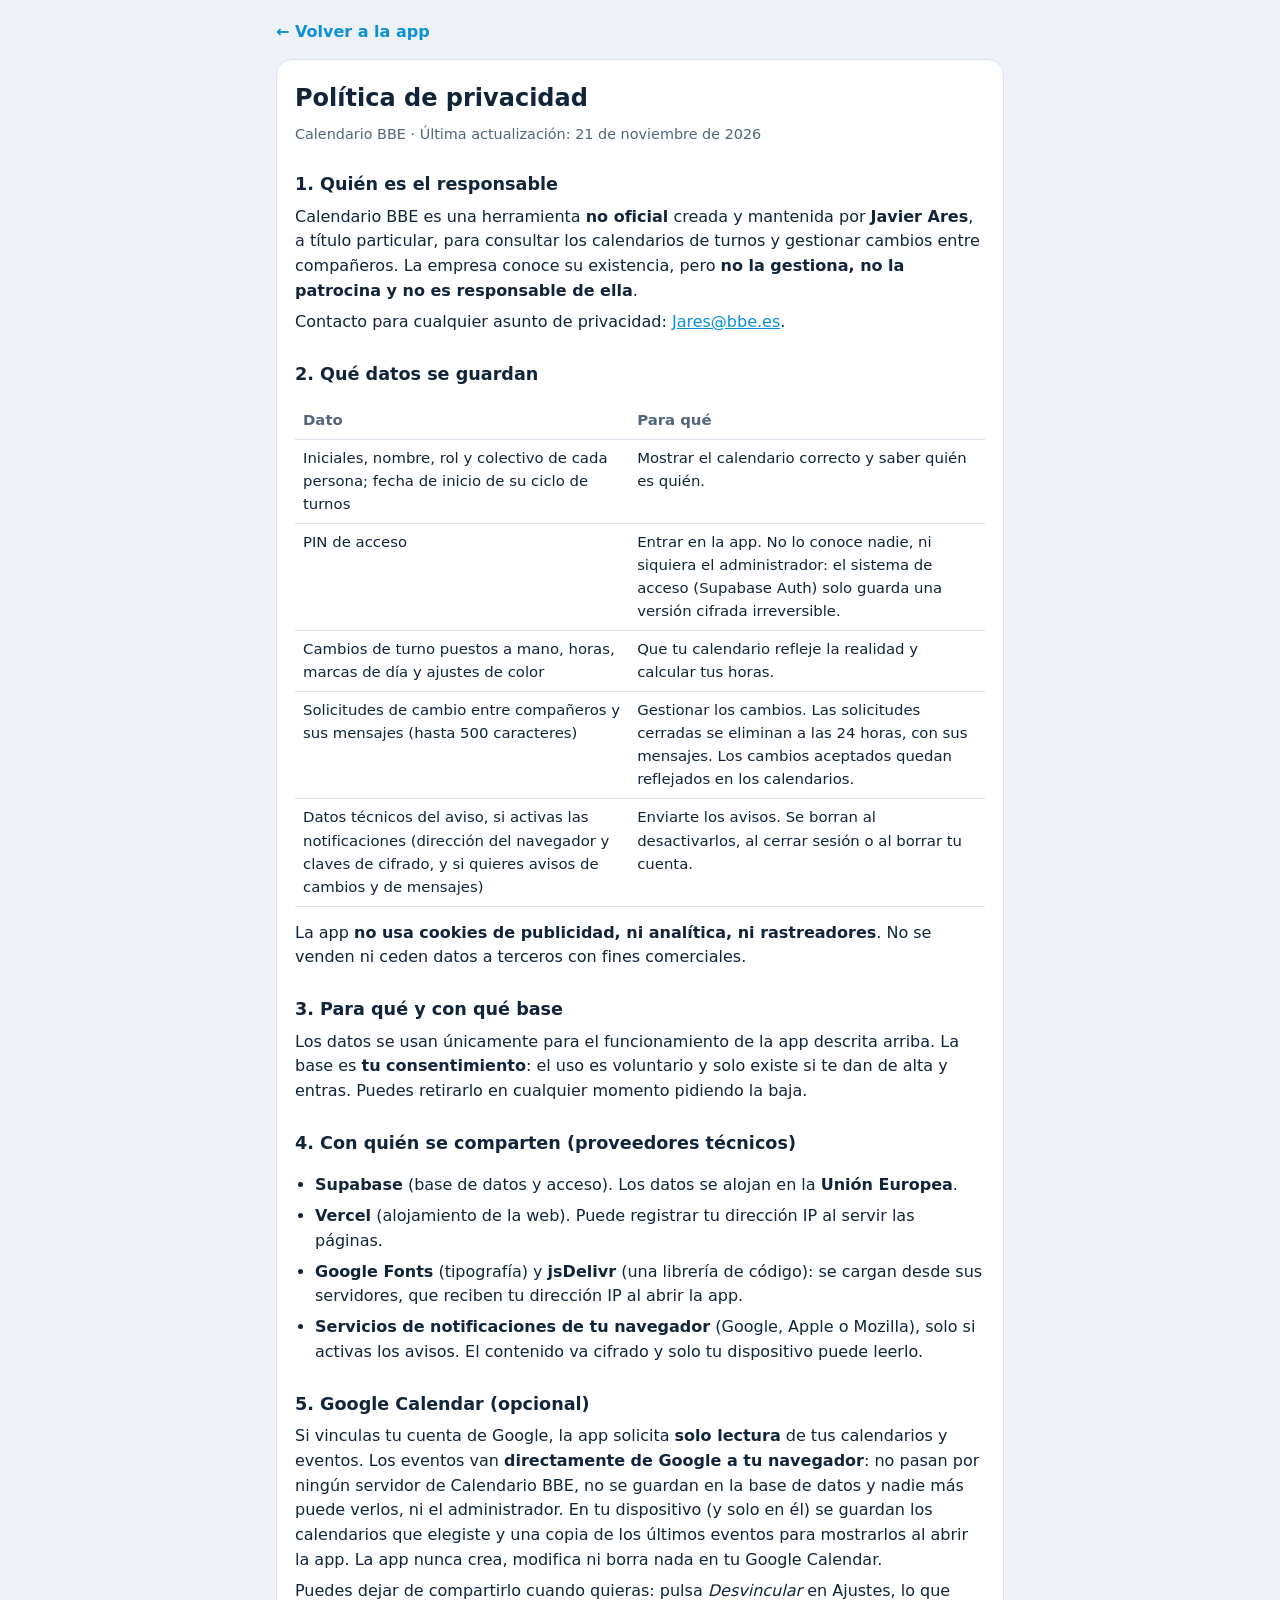
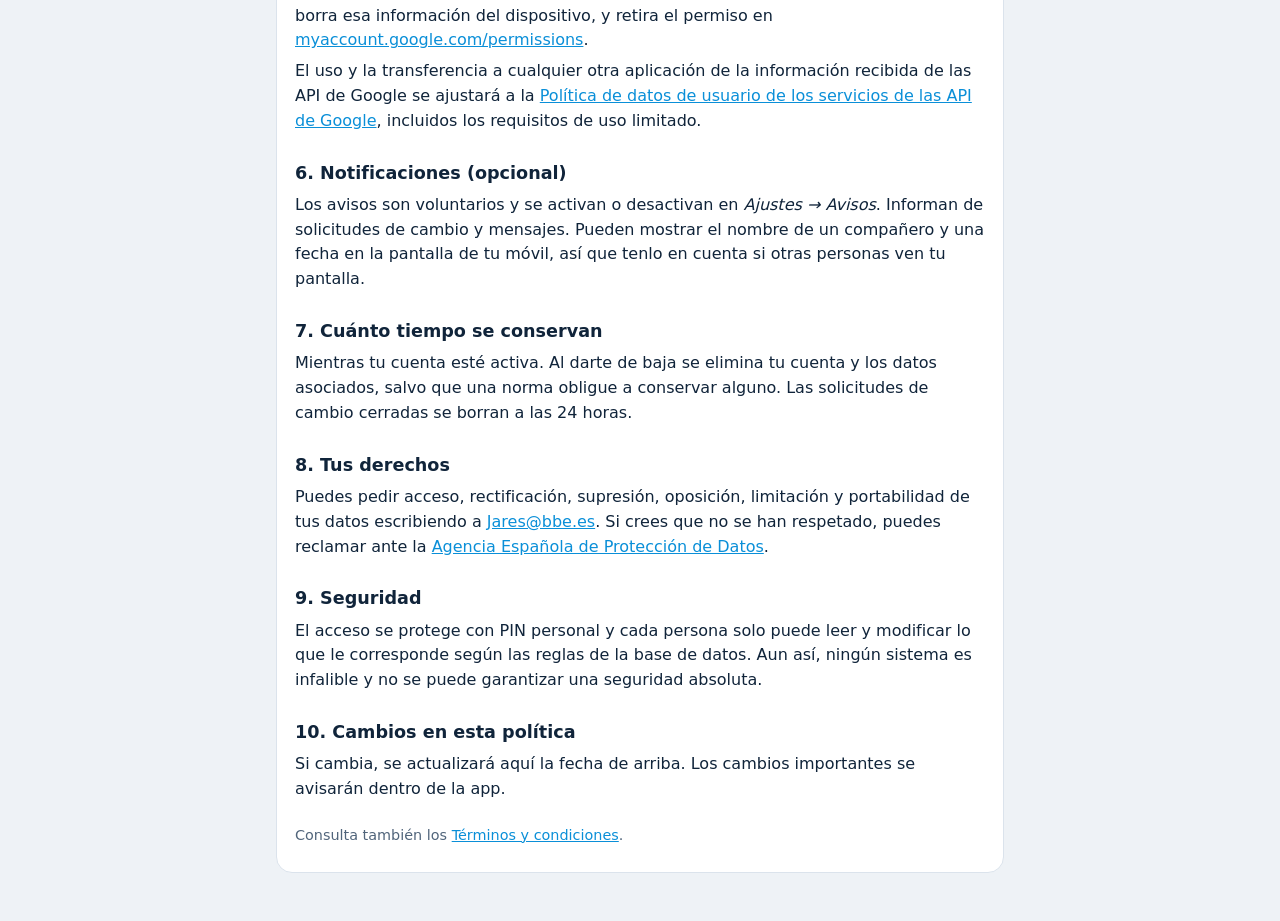
<file: privacidad.html>
<!DOCTYPE html>
<html lang="es">
<head>
    <meta charset="UTF-8">
    <meta name="viewport" content="width=device-width, initial-scale=1">
    <meta name="theme-color" content="#eef2f6" media="(prefers-color-scheme: light)">
    <meta name="theme-color" content="#0b1420" media="(prefers-color-scheme: dark)">
    <title>Política de privacidad · Calendario BBE</title>
    <link rel="icon" href="img/favicon.ico">
    <style>
        :root { --fondo:#eef2f6; --superficie:#ffffff; --tinta:#10243a; --suave:#51657b; --linea:#dbe3ec; --acento:#0a8fd8; color-scheme: light dark; }
        @media (prefers-color-scheme: dark) { :root { --fondo:#0b1420; --superficie:#142030; --tinta:#e8eef5; --suave:#9fb2c6; --linea:#26394f; --acento:#4cb6f0; } }
        * { box-sizing: border-box; }
        body { margin: 0; background: var(--fondo); color: var(--tinta); font: 16px/1.55 system-ui, -apple-system, "Segoe UI", Roboto, sans-serif; padding: env(safe-area-inset-top, 0) env(safe-area-inset-right, 0) env(safe-area-inset-bottom, 0) env(safe-area-inset-left, 0); }
        main { max-width: 760px; margin: 0 auto; padding: 20px 16px 48px; }
        .tarjeta { background: var(--superficie); border: 1px solid var(--linea); border-radius: 16px; padding: 20px 18px; }
        h1 { font-size: 1.5rem; margin: 0 0 4px; }
        h2 { font-size: 1.1rem; margin: 26px 0 6px; }
        p, li { margin: 6px 0; }
        ul { padding-left: 20px; }
        a { color: var(--acento); }
        .suave { color: var(--suave); font-size: 0.9rem; }
        .volver { display: inline-block; margin-bottom: 14px; text-decoration: none; font-weight: 600; }
        table { width: 100%; border-collapse: collapse; font-size: 0.93rem; margin: 8px 0; }
        th, td { text-align: left; vertical-align: top; padding: 7px 8px; border-bottom: 1px solid var(--linea); }
        th { color: var(--suave); font-weight: 600; }
        .tabla { overflow-x: auto; }
    </style>
</head>
<body>
<main>
    <a class="volver" href="./">← Volver a la app</a>
    <div class="tarjeta">
        <h1>Política de privacidad</h1>
        <p class="suave">Calendario BBE · Última actualización: 21 de noviembre de 2026</p>

        <h2>1. Quién es el responsable</h2>
        <p>Calendario BBE es una herramienta <strong>no oficial</strong> creada y mantenida por <strong>Javier Ares</strong>, a título particular, para consultar los calendarios de turnos y gestionar cambios entre compañeros. La empresa conoce su existencia, pero <strong>no la gestiona, no la patrocina y no es responsable de ella</strong>.</p>
        <p>Contacto para cualquier asunto de privacidad: <a href="mailto:Jares@bbe.es">Jares@bbe.es</a>.</p>

        <h2>2. Qué datos se guardan</h2>
        <div class="tabla">
        <table>
            <tr><th>Dato</th><th>Para qué</th></tr>
            <tr><td>Iniciales, nombre, rol y colectivo de cada persona; fecha de inicio de su ciclo de turnos</td><td>Mostrar el calendario correcto y saber quién es quién.</td></tr>
            <tr><td>PIN de acceso</td><td>Entrar en la app. No lo conoce nadie, ni siquiera el administrador: el sistema de acceso (Supabase Auth) solo guarda una versión cifrada irreversible.</td></tr>
            <tr><td>Cambios de turno puestos a mano, horas, marcas de día y ajustes de color</td><td>Que tu calendario refleje la realidad y calcular tus horas.</td></tr>
            <tr><td>Solicitudes de cambio entre compañeros y sus mensajes (hasta 500 caracteres)</td><td>Gestionar los cambios. Las solicitudes cerradas se eliminan a las 24 horas, con sus mensajes. Los cambios aceptados quedan reflejados en los calendarios.</td></tr>
            <tr><td>Datos técnicos del aviso, si activas las notificaciones (dirección del navegador y claves de cifrado, y si quieres avisos de cambios y de mensajes)</td><td>Enviarte los avisos. Se borran al desactivarlos, al cerrar sesión o al borrar tu cuenta.</td></tr>
        </table>
        </div>
        <p>La app <strong>no usa cookies de publicidad, ni analítica, ni rastreadores</strong>. No se venden ni ceden datos a terceros con fines comerciales.</p>

        <h2>3. Para qué y con qué base</h2>
        <p>Los datos se usan únicamente para el funcionamiento de la app descrita arriba. La base es <strong>tu consentimiento</strong>: el uso es voluntario y solo existe si te dan de alta y entras. Puedes retirarlo en cualquier momento pidiendo la baja.</p>

        <h2>4. Con quién se comparten (proveedores técnicos)</h2>
        <ul>
            <li><strong>Supabase</strong> (base de datos y acceso). Los datos se alojan en la <strong>Unión Europea</strong>.</li>
            <li><strong>Vercel</strong> (alojamiento de la web). Puede registrar tu dirección IP al servir las páginas.</li>
            <li><strong>Google Fonts</strong> (tipografía) y <strong>jsDelivr</strong> (una librería de código): se cargan desde sus servidores, que reciben tu dirección IP al abrir la app.</li>
            <li><strong>Servicios de notificaciones de tu navegador</strong> (Google, Apple o Mozilla), solo si activas los avisos. El contenido va cifrado y solo tu dispositivo puede leerlo.</li>
        </ul>

        <h2>5. Google Calendar (opcional)</h2>
        <p>Si vinculas tu cuenta de Google, la app solicita <strong>solo lectura</strong> de tus calendarios y eventos. Los eventos van <strong>directamente de Google a tu navegador</strong>: no pasan por ningún servidor de Calendario BBE, no se guardan en la base de datos y nadie más puede verlos, ni el administrador. En tu dispositivo (y solo en él) se guardan los calendarios que elegiste y una copia de los últimos eventos para mostrarlos al abrir la app. La app nunca crea, modifica ni borra nada en tu Google Calendar.</p>
        <p>Puedes dejar de compartirlo cuando quieras: pulsa <em>Desvincular</em> en Ajustes, lo que borra esa información del dispositivo, y retira el permiso en <a href="https://myaccount.google.com/permissions" rel="noopener">myaccount.google.com/permissions</a>.</p>
        <p>El uso y la transferencia a cualquier otra aplicación de la información recibida de las API de Google se ajustará a la <a href="https://developers.google.com/terms/api-services-user-data-policy" rel="noopener">Política de datos de usuario de los servicios de las API de Google</a>, incluidos los requisitos de uso limitado.</p>

        <h2>6. Notificaciones (opcional)</h2>
        <p>Los avisos son voluntarios y se activan o desactivan en <em>Ajustes → Avisos</em>. Informan de solicitudes de cambio y mensajes. Pueden mostrar el nombre de un compañero y una fecha en la pantalla de tu móvil, así que tenlo en cuenta si otras personas ven tu pantalla.</p>

        <h2>7. Cuánto tiempo se conservan</h2>
        <p>Mientras tu cuenta esté activa. Al darte de baja se elimina tu cuenta y los datos asociados, salvo que una norma obligue a conservar alguno. Las solicitudes de cambio cerradas se borran a las 24 horas.</p>

        <h2>8. Tus derechos</h2>
        <p>Puedes pedir acceso, rectificación, supresión, oposición, limitación y portabilidad de tus datos escribiendo a <a href="mailto:Jares@bbe.es">Jares@bbe.es</a>. Si crees que no se han respetado, puedes reclamar ante la <a href="https://www.aepd.es" rel="noopener">Agencia Española de Protección de Datos</a>.</p>

        <h2>9. Seguridad</h2>
        <p>El acceso se protege con PIN personal y cada persona solo puede leer y modificar lo que le corresponde según las reglas de la base de datos. Aun así, ningún sistema es infalible y no se puede garantizar una seguridad absoluta.</p>

        <h2>10. Cambios en esta política</h2>
        <p>Si cambia, se actualizará aquí la fecha de arriba. Los cambios importantes se avisarán dentro de la app.</p>

        <p class="suave" style="margin-top:22px">Consulta también los <a href="terminos.html">Términos y condiciones</a>.</p>
    </div>
</main>
</body>
</html>
</file>
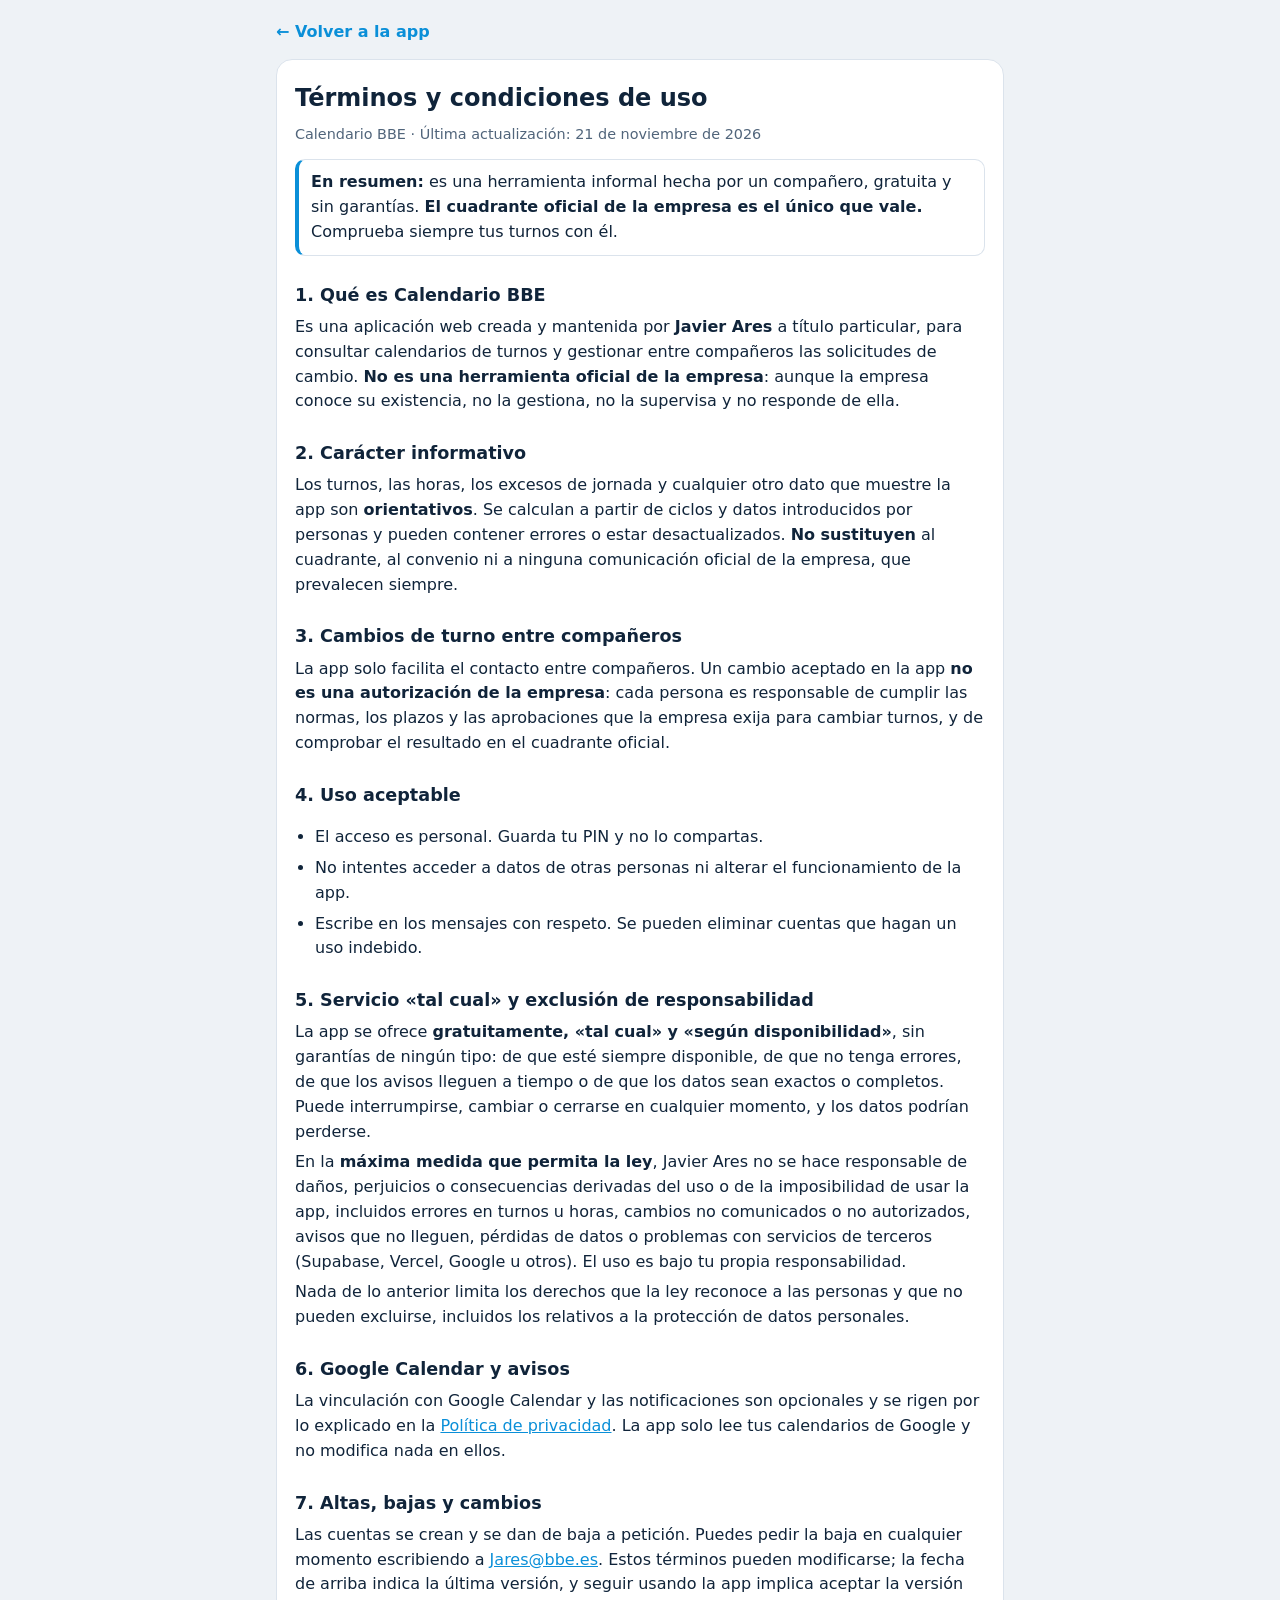
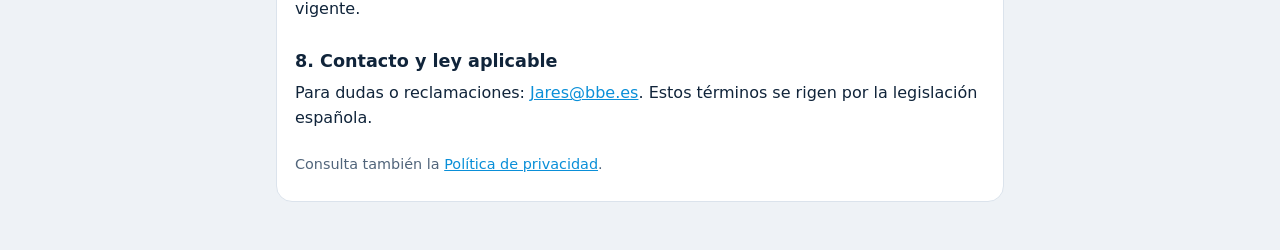
<file: terminos.html>
<!DOCTYPE html>
<html lang="es">
<head>
    <meta charset="UTF-8">
    <meta name="viewport" content="width=device-width, initial-scale=1">
    <meta name="theme-color" content="#eef2f6" media="(prefers-color-scheme: light)">
    <meta name="theme-color" content="#0b1420" media="(prefers-color-scheme: dark)">
    <title>Términos y condiciones · Calendario BBE</title>
    <link rel="icon" href="img/favicon.ico">
    <style>
        :root { --fondo:#eef2f6; --superficie:#ffffff; --tinta:#10243a; --suave:#51657b; --linea:#dbe3ec; --acento:#0a8fd8; color-scheme: light dark; }
        @media (prefers-color-scheme: dark) { :root { --fondo:#0b1420; --superficie:#142030; --tinta:#e8eef5; --suave:#9fb2c6; --linea:#26394f; --acento:#4cb6f0; } }
        * { box-sizing: border-box; }
        body { margin: 0; background: var(--fondo); color: var(--tinta); font: 16px/1.55 system-ui, -apple-system, "Segoe UI", Roboto, sans-serif; padding: env(safe-area-inset-top, 0) env(safe-area-inset-right, 0) env(safe-area-inset-bottom, 0) env(safe-area-inset-left, 0); }
        main { max-width: 760px; margin: 0 auto; padding: 20px 16px 48px; }
        .tarjeta { background: var(--superficie); border: 1px solid var(--linea); border-radius: 16px; padding: 20px 18px; }
        h1 { font-size: 1.5rem; margin: 0 0 4px; }
        h2 { font-size: 1.1rem; margin: 26px 0 6px; }
        p, li { margin: 6px 0; }
        ul { padding-left: 20px; }
        a { color: var(--acento); }
        .suave { color: var(--suave); font-size: 0.9rem; }
        .volver { display: inline-block; margin-bottom: 14px; text-decoration: none; font-weight: 600; }
        .aviso { border: 1px solid var(--linea); border-left: 4px solid var(--acento); border-radius: 10px; padding: 10px 12px; margin: 14px 0 0; }
    </style>
</head>
<body>
<main>
    <a class="volver" href="./">← Volver a la app</a>
    <div class="tarjeta">
        <h1>Términos y condiciones de uso</h1>
        <p class="suave">Calendario BBE · Última actualización: 21 de noviembre de 2026</p>

        <div class="aviso"><strong>En resumen:</strong> es una herramienta informal hecha por un compañero, gratuita y sin garantías. <strong>El cuadrante oficial de la empresa es el único que vale.</strong> Comprueba siempre tus turnos con él.</div>

        <h2>1. Qué es Calendario BBE</h2>
        <p>Es una aplicación web creada y mantenida por <strong>Javier Ares</strong> a título particular, para consultar calendarios de turnos y gestionar entre compañeros las solicitudes de cambio. <strong>No es una herramienta oficial de la empresa</strong>: aunque la empresa conoce su existencia, no la gestiona, no la supervisa y no responde de ella.</p>

        <h2>2. Carácter informativo</h2>
        <p>Los turnos, las horas, los excesos de jornada y cualquier otro dato que muestre la app son <strong>orientativos</strong>. Se calculan a partir de ciclos y datos introducidos por personas y pueden contener errores o estar desactualizados. <strong>No sustituyen</strong> al cuadrante, al convenio ni a ninguna comunicación oficial de la empresa, que prevalecen siempre.</p>

        <h2>3. Cambios de turno entre compañeros</h2>
        <p>La app solo facilita el contacto entre compañeros. Un cambio aceptado en la app <strong>no es una autorización de la empresa</strong>: cada persona es responsable de cumplir las normas, los plazos y las aprobaciones que la empresa exija para cambiar turnos, y de comprobar el resultado en el cuadrante oficial.</p>

        <h2>4. Uso aceptable</h2>
        <ul>
            <li>El acceso es personal. Guarda tu PIN y no lo compartas.</li>
            <li>No intentes acceder a datos de otras personas ni alterar el funcionamiento de la app.</li>
            <li>Escribe en los mensajes con respeto. Se pueden eliminar cuentas que hagan un uso indebido.</li>
        </ul>

        <h2>5. Servicio «tal cual» y exclusión de responsabilidad</h2>
        <p>La app se ofrece <strong>gratuitamente, «tal cual» y «según disponibilidad»</strong>, sin garantías de ningún tipo: de que esté siempre disponible, de que no tenga errores, de que los avisos lleguen a tiempo o de que los datos sean exactos o completos. Puede interrumpirse, cambiar o cerrarse en cualquier momento, y los datos podrían perderse.</p>
        <p>En la <strong>máxima medida que permita la ley</strong>, Javier Ares no se hace responsable de daños, perjuicios o consecuencias derivadas del uso o de la imposibilidad de usar la app, incluidos errores en turnos u horas, cambios no comunicados o no autorizados, avisos que no lleguen, pérdidas de datos o problemas con servicios de terceros (Supabase, Vercel, Google u otros). El uso es bajo tu propia responsabilidad.</p>
        <p>Nada de lo anterior limita los derechos que la ley reconoce a las personas y que no pueden excluirse, incluidos los relativos a la protección de datos personales.</p>

        <h2>6. Google Calendar y avisos</h2>
        <p>La vinculación con Google Calendar y las notificaciones son opcionales y se rigen por lo explicado en la <a href="privacidad.html">Política de privacidad</a>. La app solo lee tus calendarios de Google y no modifica nada en ellos.</p>

        <h2>7. Altas, bajas y cambios</h2>
        <p>Las cuentas se crean y se dan de baja a petición. Puedes pedir la baja en cualquier momento escribiendo a <a href="mailto:Jares@bbe.es">Jares@bbe.es</a>. Estos términos pueden modificarse; la fecha de arriba indica la última versión, y seguir usando la app implica aceptar la versión vigente.</p>

        <h2>8. Contacto y ley aplicable</h2>
        <p>Para dudas o reclamaciones: <a href="mailto:Jares@bbe.es">Jares@bbe.es</a>. Estos términos se rigen por la legislación española.</p>

        <p class="suave" style="margin-top:22px">Consulta también la <a href="privacidad.html">Política de privacidad</a>.</p>
    </div>
</main>
</body>
</html>
</file>
